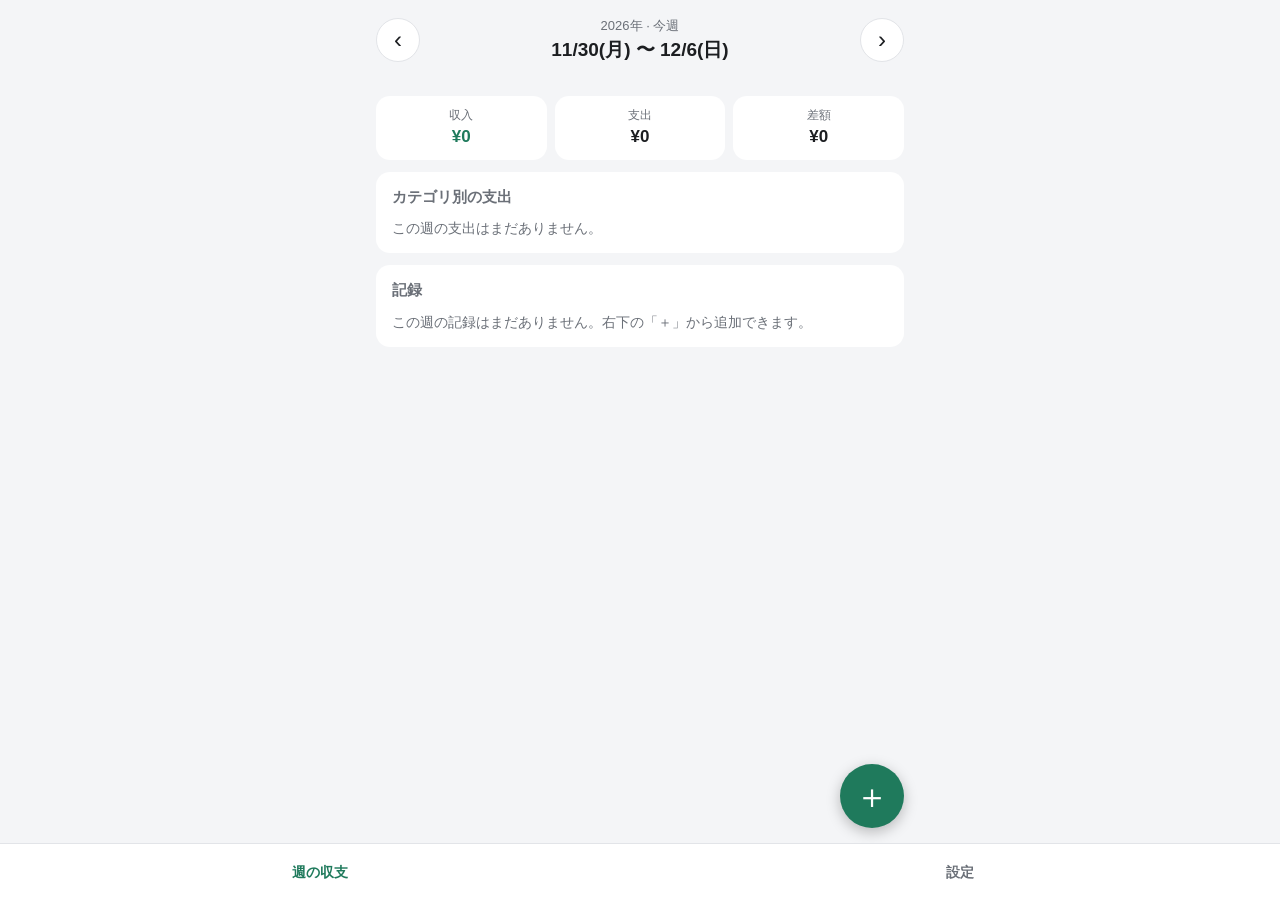
<file: index.html>
<!doctype html>
<html lang="ja">
<head>
  <meta charset="utf-8">
  <meta name="viewport" content="width=device-width, initial-scale=1, viewport-fit=cover">
  <title>家計簿</title>
  <meta name="description" content="1週間の収支を記録して集計する家計簿アプリ。データは端末の中だけに保存されます。">
  <meta name="theme-color" content="#1f7a5c">
  <meta name="mobile-web-app-capable" content="yes">
  <meta name="apple-mobile-web-app-capable" content="yes">
  <meta name="apple-mobile-web-app-status-bar-style" content="default">
  <meta name="apple-mobile-web-app-title" content="家計簿">
  <link rel="manifest" href="manifest.webmanifest">
  <link rel="icon" type="image/png" href="icons/icon-192.png">
  <link rel="apple-touch-icon" href="icons/apple-touch-icon.png">
  <link rel="stylesheet" href="css/style.css">
  <script type="module" src="js/app.js"></script>
</head>
<body>
  <main class="app">
    <!-- 週の収支 -->
    <section id="view-week" class="view">
      <header class="week-header">
        <button id="prev-week" type="button" class="icon-btn" aria-label="前の週">‹</button>
        <div class="week-title">
          <div id="week-sub" class="week-sub"></div>
          <h1 id="week-range"></h1>
        </div>
        <button id="next-week" type="button" class="icon-btn" aria-label="次の週">›</button>
      </header>
      <div class="this-week-row"><button id="this-week" type="button" class="text-btn" hidden>今週に戻る</button></div>

      <div class="totals">
        <div class="total"><span class="label">収入</span><span id="sum-income" class="value income"></span></div>
        <div class="total"><span class="label">支出</span><span id="sum-expense" class="value"></span></div>
        <div class="total"><span class="label">差額</span><span id="sum-balance" class="value"></span></div>
      </div>

      <section class="card">
        <h2>カテゴリ別の支出</h2>
        <ul id="breakdown" class="breakdown"></ul>
        <p id="breakdown-empty" class="empty">この週の支出はまだありません。</p>
      </section>

      <section class="card">
        <h2>記録</h2>
        <div id="entry-list"></div>
        <p id="list-empty" class="empty">この週の記録はまだありません。右下の「＋」から追加できます。</p>
      </section>
    </section>

    <!-- 設定 -->
    <section id="view-settings" class="view" hidden>
      <header class="page-header"><h1>設定</h1></header>

      <section class="card">
        <h2>カテゴリ</h2>
        <div class="segmented" role="radiogroup" aria-label="カテゴリの種類">
          <label><input type="radio" name="cat-type" value="expense" checked><span>支出</span></label>
          <label><input type="radio" name="cat-type" value="income"><span>収入</span></label>
        </div>
        <ul id="category-list" class="category-list"></ul>
        <form id="category-add" class="inline-form">
          <input id="category-name" type="text" maxlength="20" placeholder="新しいカテゴリ名" autocomplete="off" aria-label="新しいカテゴリ名">
          <button type="submit" class="secondary-btn">追加</button>
        </form>
        <p class="note">記録で使っているカテゴリは削除できません(名前の変更はできます)。</p>
      </section>

      <section class="card">
        <h2>バックアップ</h2>
        <p class="note">データはこの端末のブラウザの中だけに保存されています。ブラウザのデータが消えると記録も消えるので、ときどき書き出して iCloud Drive などに保存してください。</p>
        <p id="last-export" class="note strong"></p>
        <button id="export-btn" type="button" class="primary-btn">JSON ファイルに書き出す</button>
        <label class="secondary-btn file-btn">
          JSON ファイルから読み込む
          <input id="import-input" type="file" accept="application/json,.json">
        </label>
        <p class="note">読み込むと、今のデータはすべてバックアップの内容に置き換わります。</p>
      </section>

      <section class="card">
        <h2>このアプリについて</h2>
        <dl class="about">
          <dt>バージョン</dt><dd id="app-version"></dd>
          <dt>記録の件数</dt><dd><span id="entry-count"></span> 件</dd>
          <dt>データの永続保存</dt><dd id="persist-status"></dd>
        </dl>
        <p class="note">入力したデータは端末の外に送信しません。</p>
      </section>
    </section>
  </main>

  <button id="add-btn" type="button" class="fab" aria-label="記録を追加">＋</button>

  <nav class="tabbar" aria-label="画面の切り替え">
    <button type="button" class="tab active" data-view="week">週の収支</button>
    <button type="button" class="tab" data-view="settings">設定</button>
  </nav>

  <!-- 記録の入力・編集 -->
  <dialog id="entry-dialog" aria-labelledby="entry-title">
    <form id="entry-form" novalidate>
      <div class="sheet-header">
        <button type="button" id="entry-cancel" class="text-btn">キャンセル</button>
        <h2 id="entry-title">記録を追加</h2>
        <button type="submit" class="text-btn strong">保存</button>
      </div>
      <div class="sheet-body">
        <div class="segmented type-switch" role="radiogroup" aria-label="支出か収入か">
          <label><input type="radio" name="type" value="expense" checked><span>支出</span></label>
          <label><input type="radio" name="type" value="income"><span>収入</span></label>
        </div>

        <label class="field">
          <span class="field-label">金額(円)</span>
          <span class="amount-input">
            <span aria-hidden="true">¥</span>
            <input id="entry-amount" name="amount" type="text" inputmode="numeric" autocomplete="off" placeholder="0" enterkeyhint="done">
          </span>
        </label>

        <fieldset class="field">
          <legend class="field-label">カテゴリ</legend>
          <div id="entry-categories" class="chips"></div>
        </fieldset>

        <label class="field">
          <span class="field-label">日付</span>
          <input id="entry-date" name="date" type="date" required>
        </label>

        <label class="field">
          <span class="field-label">メモ(任意)</span>
          <input id="entry-memo" name="memo" type="text" maxlength="100" autocomplete="off">
        </label>

        <p id="entry-error" class="form-error" role="alert" hidden></p>
        <button type="submit" class="primary-btn">保存</button>
        <button type="button" id="entry-delete" class="danger-btn" hidden>この記録を削除</button>
      </div>
    </form>
  </dialog>

  <div id="toast" class="toast" role="status" aria-live="polite"></div>
</body>
</html>
</file>
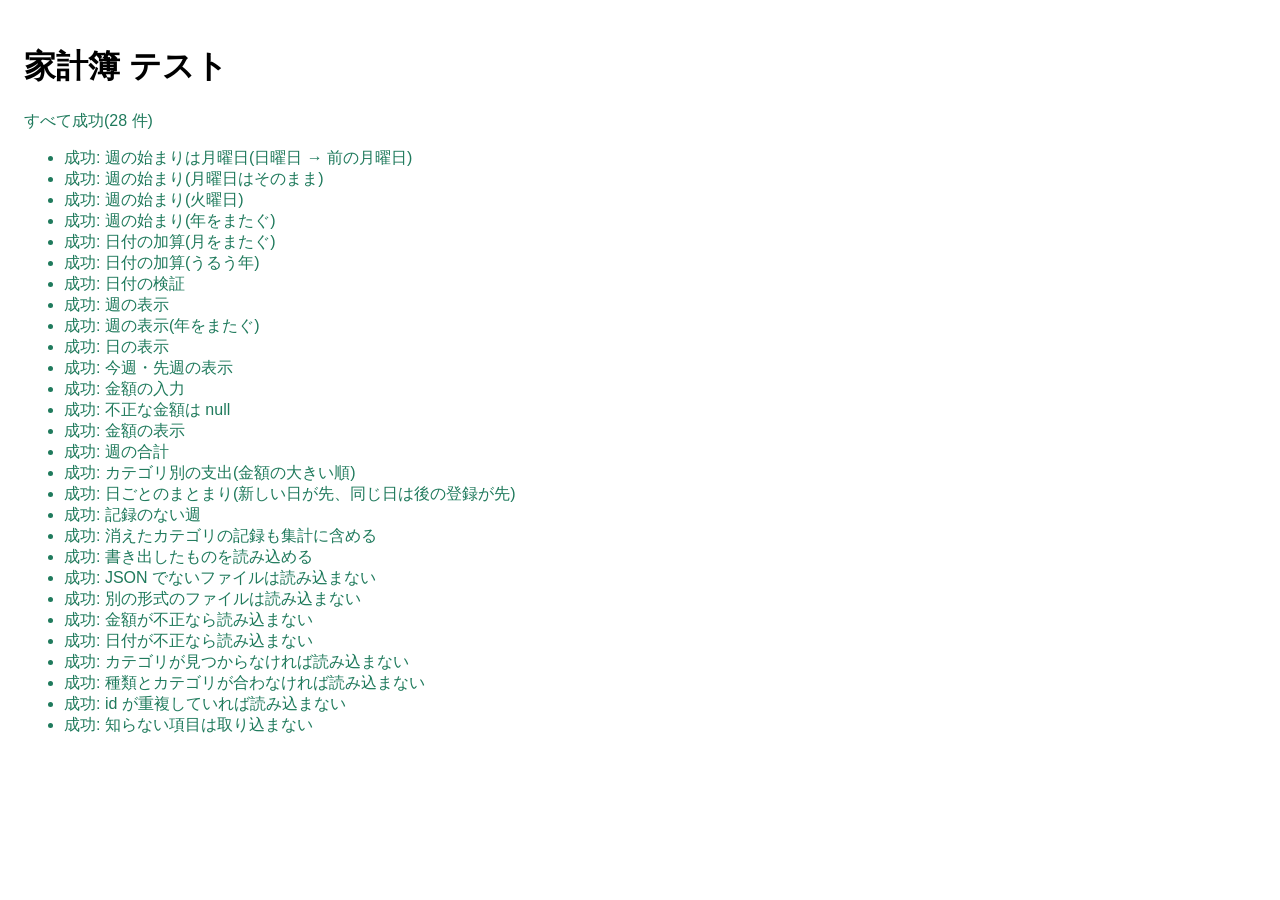
<file: tests/index.html>
<!doctype html>
<html lang="ja">
<head>
  <meta charset="utf-8">
  <meta name="viewport" content="width=device-width, initial-scale=1">
  <title>家計簿 テスト</title>
  <style>
    body { font-family: -apple-system, sans-serif; padding: 16px; }
    .pass { color: #1f7a5c; }
    .fail { color: #c62828; font-weight: bold; }
  </style>
  <script type="module" src="tests.js"></script>
</head>
<body>
  <h1>家計簿 テスト</h1>
  <p id="summary">実行中…</p>
  <ul id="results"></ul>
</body>
</html>
</file>
<file: css/style.css>
:root {
  --bg: #f4f5f7;
  --surface: #ffffff;
  --text: #1c1e21;
  --muted: #6b7078;
  --border: #e2e4e8;
  --accent: #1f7a5c;
  --accent-soft: #e3f2ec;
  --income: #1f7a5c;
  --expense: #c2410c;
  --danger: #c62828;
  --bar: #2f9a74;
  --on-accent: #ffffff;
  --tabbar-height: 56px;
  --radius: 14px;
  color-scheme: light dark;
}

@media (prefers-color-scheme: dark) {
  :root {
    --bg: #111315;
    --surface: #1c1f22;
    --text: #eceef0;
    --muted: #9aa0a6;
    --border: #2d3135;
    --accent: #4cc293;
    --accent-soft: #183a2e;
    --income: #4cc293;
    --expense: #ff8a5c;
    --danger: #ff6b6b;
    --bar: #3fae85;
    --on-accent: #0b2219;
  }
}

* { box-sizing: border-box; }
[hidden] { display: none !important; }

html { -webkit-text-size-adjust: 100%; }

body {
  margin: 0;
  background: var(--bg);
  color: var(--text);
  font-family: -apple-system, BlinkMacSystemFont, "Hiragino Sans", "Hiragino Kaku Gothic ProN", "Noto Sans JP", sans-serif;
  font-size: 16px;
  line-height: 1.5;
  -webkit-tap-highlight-color: transparent;
}

button, input { font: inherit; color: inherit; }
button { cursor: pointer; }
button:disabled { cursor: default; opacity: 0.35; }

.app {
  max-width: 560px;
  margin: 0 auto;
  padding: calc(env(safe-area-inset-top) + 8px) 16px calc(var(--tabbar-height) + env(safe-area-inset-bottom) + 96px);
}

h1 { font-size: 20px; margin: 0; }
h2 { font-size: 15px; margin: 0 0 10px; color: var(--muted); font-weight: 600; }

/* ---------- 週のヘッダー ---------- */
.week-header {
  display: flex;
  align-items: center;
  gap: 8px;
  padding: 8px 0 0;
}
.week-title { flex: 1; text-align: center; }
.week-sub { font-size: 13px; color: var(--muted); }
.week-title h1 { font-size: 19px; font-variant-numeric: tabular-nums; }
.this-week-row { min-height: 32px; text-align: center; }

.icon-btn {
  width: 44px;
  height: 44px;
  border: 1px solid var(--border);
  border-radius: 50%;
  background: var(--surface);
  font-size: 24px;
  line-height: 1;
  display: inline-flex;
  align-items: center;
  justify-content: center;
}
.icon-btn.small { width: 34px; height: 34px; font-size: 16px; }

.text-btn {
  border: none;
  background: none;
  color: var(--accent);
  padding: 6px 8px;
  font-size: 15px;
}
.text-btn.strong { font-weight: 700; }
.text-btn.danger { color: var(--danger); }

/* ---------- 合計 ---------- */
.totals {
  display: grid;
  grid-template-columns: repeat(3, 1fr);
  gap: 8px;
  margin-bottom: 12px;
}
.total {
  background: var(--surface);
  border-radius: var(--radius);
  padding: 10px 8px;
  text-align: center;
  display: flex;
  flex-direction: column;
  min-width: 0;
}
.total .label { font-size: 12px; color: var(--muted); }
.total .value {
  font-size: 17px;
  font-weight: 700;
  font-variant-numeric: tabular-nums;
  overflow-wrap: anywhere;
}
.value.income, .value.positive { color: var(--income); }
.value.negative { color: var(--expense); }

.card {
  background: var(--surface);
  border-radius: var(--radius);
  padding: 14px 16px;
  margin-bottom: 12px;
}
.empty { color: var(--muted); font-size: 14px; margin: 0; }
.note { color: var(--muted); font-size: 13px; margin: 8px 0; }
.note.strong { color: var(--text); }

/* ---------- カテゴリ別 ---------- */
.breakdown { list-style: none; margin: 0; padding: 0; }
.breakdown li { margin-bottom: 10px; }
.breakdown li:last-child { margin-bottom: 0; }
.breakdown-row { display: flex; justify-content: space-between; gap: 8px; font-size: 15px; }
.breakdown-amount { font-variant-numeric: tabular-nums; font-weight: 600; }
.breakdown-amount small { color: var(--muted); font-weight: 400; margin-left: 6px; font-size: 12px; display: inline-block; min-width: 3em; text-align: right; }
.bar { height: 6px; background: var(--border); border-radius: 3px; overflow: hidden; margin-top: 4px; }
.bar span { display: block; height: 100%; background: var(--bar); border-radius: 3px; }

/* ---------- 記録の一覧 ---------- */
.day + .day { margin-top: 12px; }
.day-header {
  display: flex;
  justify-content: space-between;
  font-size: 13px;
  color: var(--muted);
  border-bottom: 1px solid var(--border);
  padding-bottom: 4px;
}
.day-total { font-variant-numeric: tabular-nums; }
.entries { list-style: none; margin: 0; padding: 0; }
.entries li + li .entry { border-top: 1px solid var(--border); }
.entry {
  width: 100%;
  display: flex;
  align-items: center;
  justify-content: space-between;
  gap: 12px;
  min-height: 52px;
  padding: 8px 0;
  border: none;
  background: none;
  text-align: left;
}
.entry-main { display: flex; flex-direction: column; min-width: 0; }
.entry-category { font-size: 15px; }
.entry-memo { font-size: 13px; color: var(--muted); overflow: hidden; text-overflow: ellipsis; white-space: nowrap; }
.entry-amount { font-variant-numeric: tabular-nums; font-weight: 600; white-space: nowrap; }
.entry-amount.income { color: var(--income); }

/* ---------- ボタン ---------- */
.fab {
  position: fixed;
  right: max(16px, calc((100vw - 560px) / 2 + 16px));
  bottom: calc(var(--tabbar-height) + env(safe-area-inset-bottom) + 16px);
  width: 64px;
  height: 64px;
  border-radius: 50%;
  border: none;
  background: var(--accent);
  color: var(--on-accent);
  font-size: 34px;
  line-height: 1;
  box-shadow: 0 4px 14px rgba(0, 0, 0, 0.25);
  z-index: 10;
}

.primary-btn, .secondary-btn, .danger-btn {
  display: block;
  width: 100%;
  min-height: 50px;
  border-radius: 12px;
  font-size: 16px;
  font-weight: 600;
  text-align: center;
  padding: 12px;
}
.primary-btn { background: var(--accent); color: var(--on-accent); border: none; }
.secondary-btn { background: var(--surface); color: var(--accent); border: 1px solid var(--accent); }
.danger-btn { background: none; color: var(--danger); border: 1px solid var(--danger); margin-top: 12px; }
.card .primary-btn + .secondary-btn { margin-top: 10px; }

.file-btn { position: relative; cursor: pointer; }
.file-btn input {
  position: absolute;
  inset: 0;
  opacity: 0;
  width: 100%;
  cursor: pointer;
}

/* ---------- タブバー ---------- */
.tabbar {
  position: fixed;
  left: 0;
  right: 0;
  bottom: 0;
  display: flex;
  background: var(--surface);
  border-top: 1px solid var(--border);
  padding-bottom: env(safe-area-inset-bottom);
  z-index: 10;
}
.tab {
  flex: 1;
  height: var(--tabbar-height);
  border: none;
  background: none;
  color: var(--muted);
  font-size: 14px;
  font-weight: 600;
}
.tab.active { color: var(--accent); }

/* ---------- 切り替えボタン(支出/収入) ---------- */
.segmented {
  display: flex;
  background: var(--bg);
  border-radius: 10px;
  padding: 3px;
  margin-bottom: 12px;
}
.segmented label { flex: 1; position: relative; }
.segmented input { position: absolute; opacity: 0; pointer-events: none; }
.segmented span {
  display: block;
  text-align: center;
  padding: 8px;
  border-radius: 8px;
  color: var(--muted);
  font-weight: 600;
  cursor: pointer;
}
.segmented input:checked + span { background: var(--surface); color: var(--text); box-shadow: 0 1px 3px rgba(0, 0, 0, 0.15); }
.segmented input:focus-visible + span { outline: 2px solid var(--accent); }
.type-switch input[value="expense"]:checked + span { color: var(--expense); }
.type-switch input[value="income"]:checked + span { color: var(--income); }

/* ---------- 入力画面 ---------- */
#entry-dialog {
  margin: 0;
  padding: 0;
  border: none;
  width: 100%;
  max-width: 100%;
  height: 100%;
  max-height: 100%;
  background: var(--bg);
  color: var(--text);
  overflow-y: auto;
  -webkit-overflow-scrolling: touch;
  overscroll-behavior: contain;
}
#entry-dialog::backdrop { background: rgba(0, 0, 0, 0.4); }
@media (min-width: 600px) {
  #entry-dialog {
    margin: auto;
    width: 480px;
    height: auto;
    max-height: 90vh;
    border-radius: 16px;
  }
}
.sheet-header {
  position: sticky;
  top: 0;
  display: grid;
  grid-template-columns: 1fr auto 1fr;
  align-items: center;
  padding: calc(env(safe-area-inset-top) + 6px) 8px 6px;
  background: var(--surface);
  border-bottom: 1px solid var(--border);
  z-index: 1;
}
.sheet-header h2 { margin: 0; color: var(--text); font-size: 16px; }
.sheet-header .text-btn:first-child { justify-self: start; }
.sheet-header .text-btn:last-child { justify-self: end; }
.sheet-body { padding: 16px 16px calc(env(safe-area-inset-bottom) + 24px); }

.field { display: block; border: none; padding: 0; margin: 0 0 16px; min-width: 0; }
.field-label { display: block; font-size: 13px; color: var(--muted); margin-bottom: 6px; padding: 0; }
.field input[type="text"], .field input[type="date"], .inline-form input {
  display: block;
  width: 100%;
  min-height: 48px;
  padding: 10px 12px;
  border: 1px solid var(--border);
  border-radius: 10px;
  background: var(--surface);
  font-size: 16px; /* 16px 未満だと iPhone で入力時に画面が拡大される */
  -webkit-appearance: none;
  appearance: none;
}
.amount-input {
  display: flex;
  align-items: center;
  gap: 6px;
  background: var(--surface);
  border: 1px solid var(--border);
  border-radius: 10px;
  padding: 0 12px;
  font-size: 28px;
  font-weight: 700;
}
.field .amount-input input {
  border: none;
  padding: 8px 0;
  font-size: 28px;
  font-weight: 700;
  min-height: 60px;
  background: transparent;
  font-variant-numeric: tabular-nums;
}
.field input:focus, .amount-input:focus-within { outline: 2px solid var(--accent); outline-offset: -1px; }
.field .amount-input input:focus { outline: none; }

.chips { display: flex; flex-wrap: wrap; gap: 8px; }
.chip { position: relative; }
.chip input { position: absolute; opacity: 0; pointer-events: none; }
.chip span {
  display: inline-block;
  min-height: 44px;
  padding: 10px 14px;
  border: 1px solid var(--border);
  border-radius: 22px;
  background: var(--surface);
  cursor: pointer;
}
.chip input:checked + span { background: var(--accent-soft); border-color: var(--accent); color: var(--accent); font-weight: 700; }
.chip input:focus-visible + span { outline: 2px solid var(--accent); }

.form-error { color: var(--danger); font-size: 14px; margin: 0 0 12px; }

/* ---------- 設定 ---------- */
.page-header { padding: 14px 0 12px; }
.category-list { list-style: none; margin: 0 0 12px; padding: 0; }
.category-item {
  display: flex;
  align-items: center;
  justify-content: space-between;
  gap: 8px;
  padding: 6px 0;
  border-bottom: 1px solid var(--border);
}
.category-name { min-width: 0; overflow-wrap: anywhere; }
.category-name small { color: var(--muted); margin-left: 6px; font-size: 12px; }
.category-actions { display: flex; align-items: center; gap: 2px; flex-shrink: 0; }
.category-actions .text-btn { padding: 6px 6px; font-size: 14px; }
.inline-form { display: flex; gap: 8px; }
.inline-form input { flex: 1; min-width: 0; }
.inline-form .secondary-btn { width: auto; min-height: 48px; padding: 0 18px; }
.about { display: grid; grid-template-columns: auto 1fr; gap: 4px 16px; margin: 0; font-size: 14px; }
.about dt { color: var(--muted); }
.about dd { margin: 0; }

/* ---------- 通知 ---------- */
.toast {
  position: fixed;
  left: 50%;
  bottom: calc(var(--tabbar-height) + env(safe-area-inset-bottom) + 96px);
  transform: translate(-50%, 20px);
  background: rgba(30, 30, 30, 0.92);
  color: #fff;
  padding: 10px 18px;
  border-radius: 20px;
  font-size: 14px;
  opacity: 0;
  pointer-events: none;
  transition: opacity 0.2s, transform 0.2s;
  z-index: 20;
}
.toast.show { opacity: 1; transform: translate(-50%, 0); }

.fatal { padding: 24px; color: var(--danger); }
</file>
